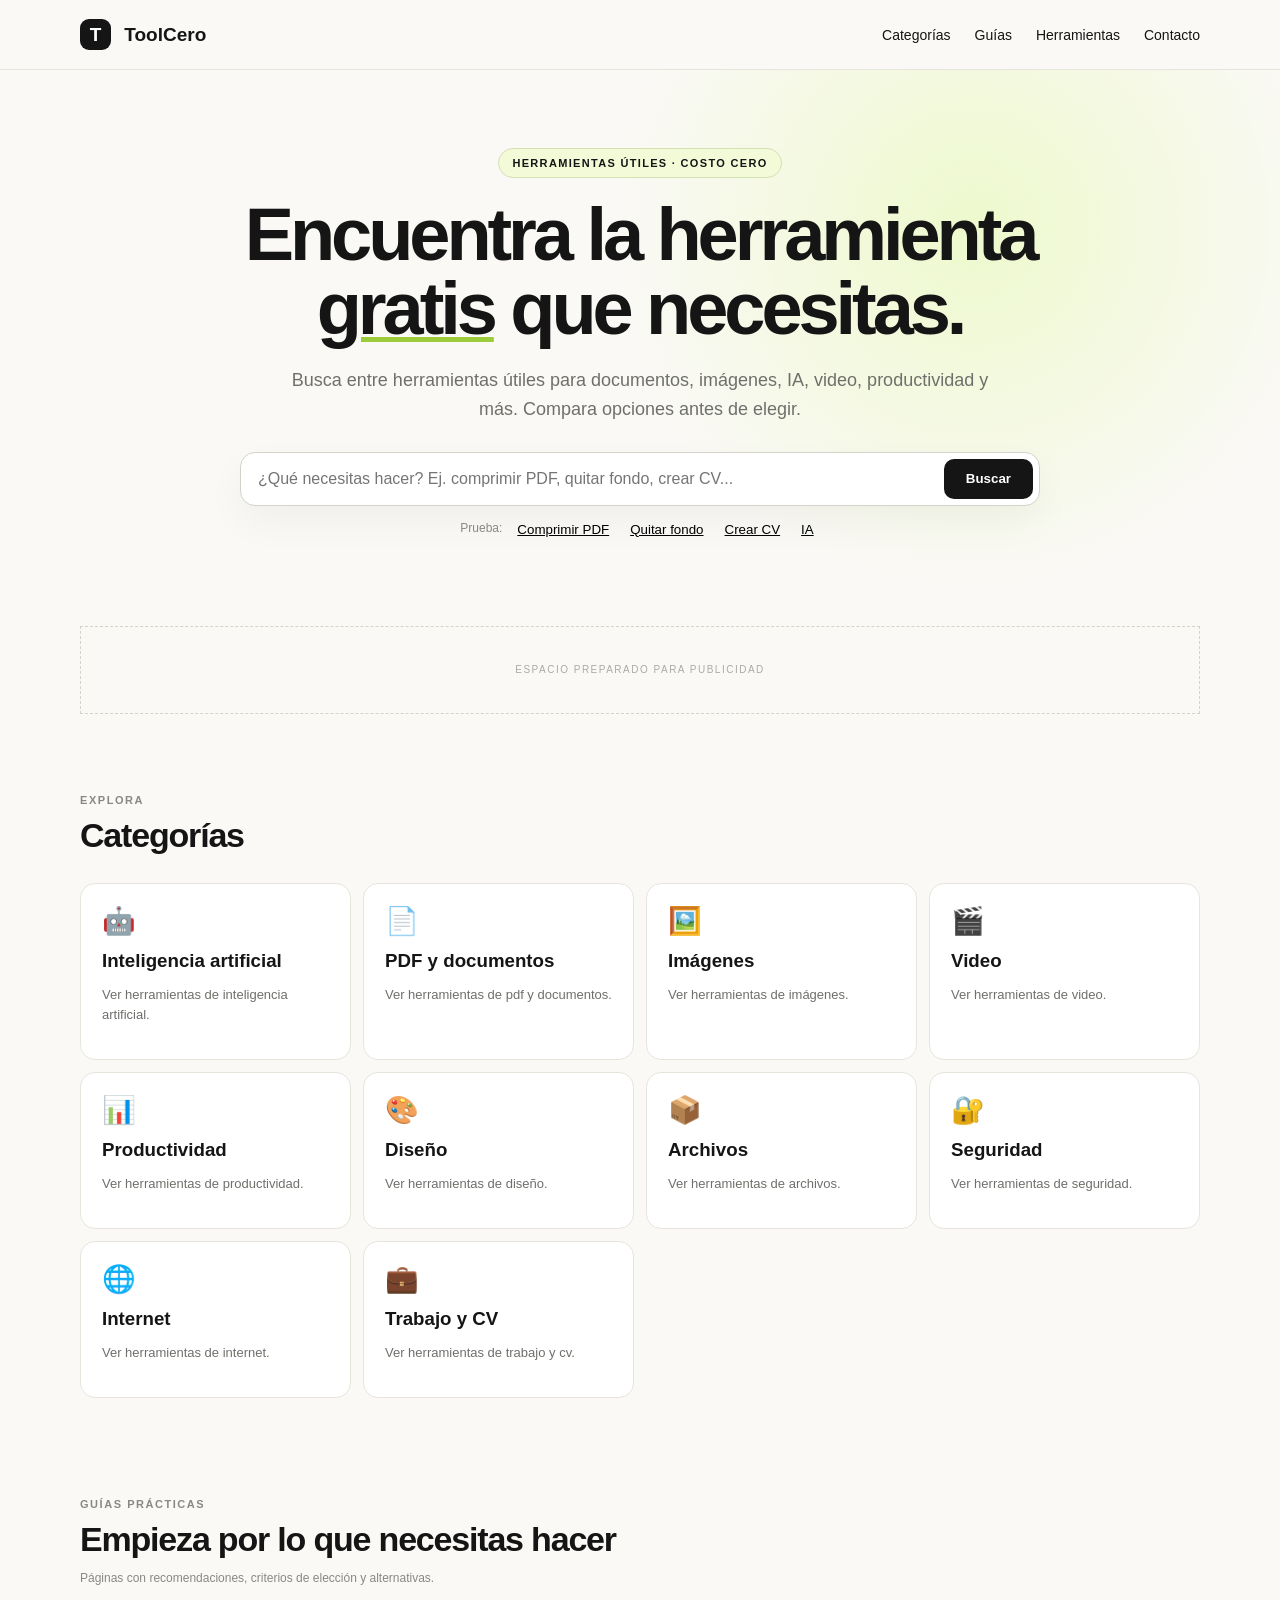
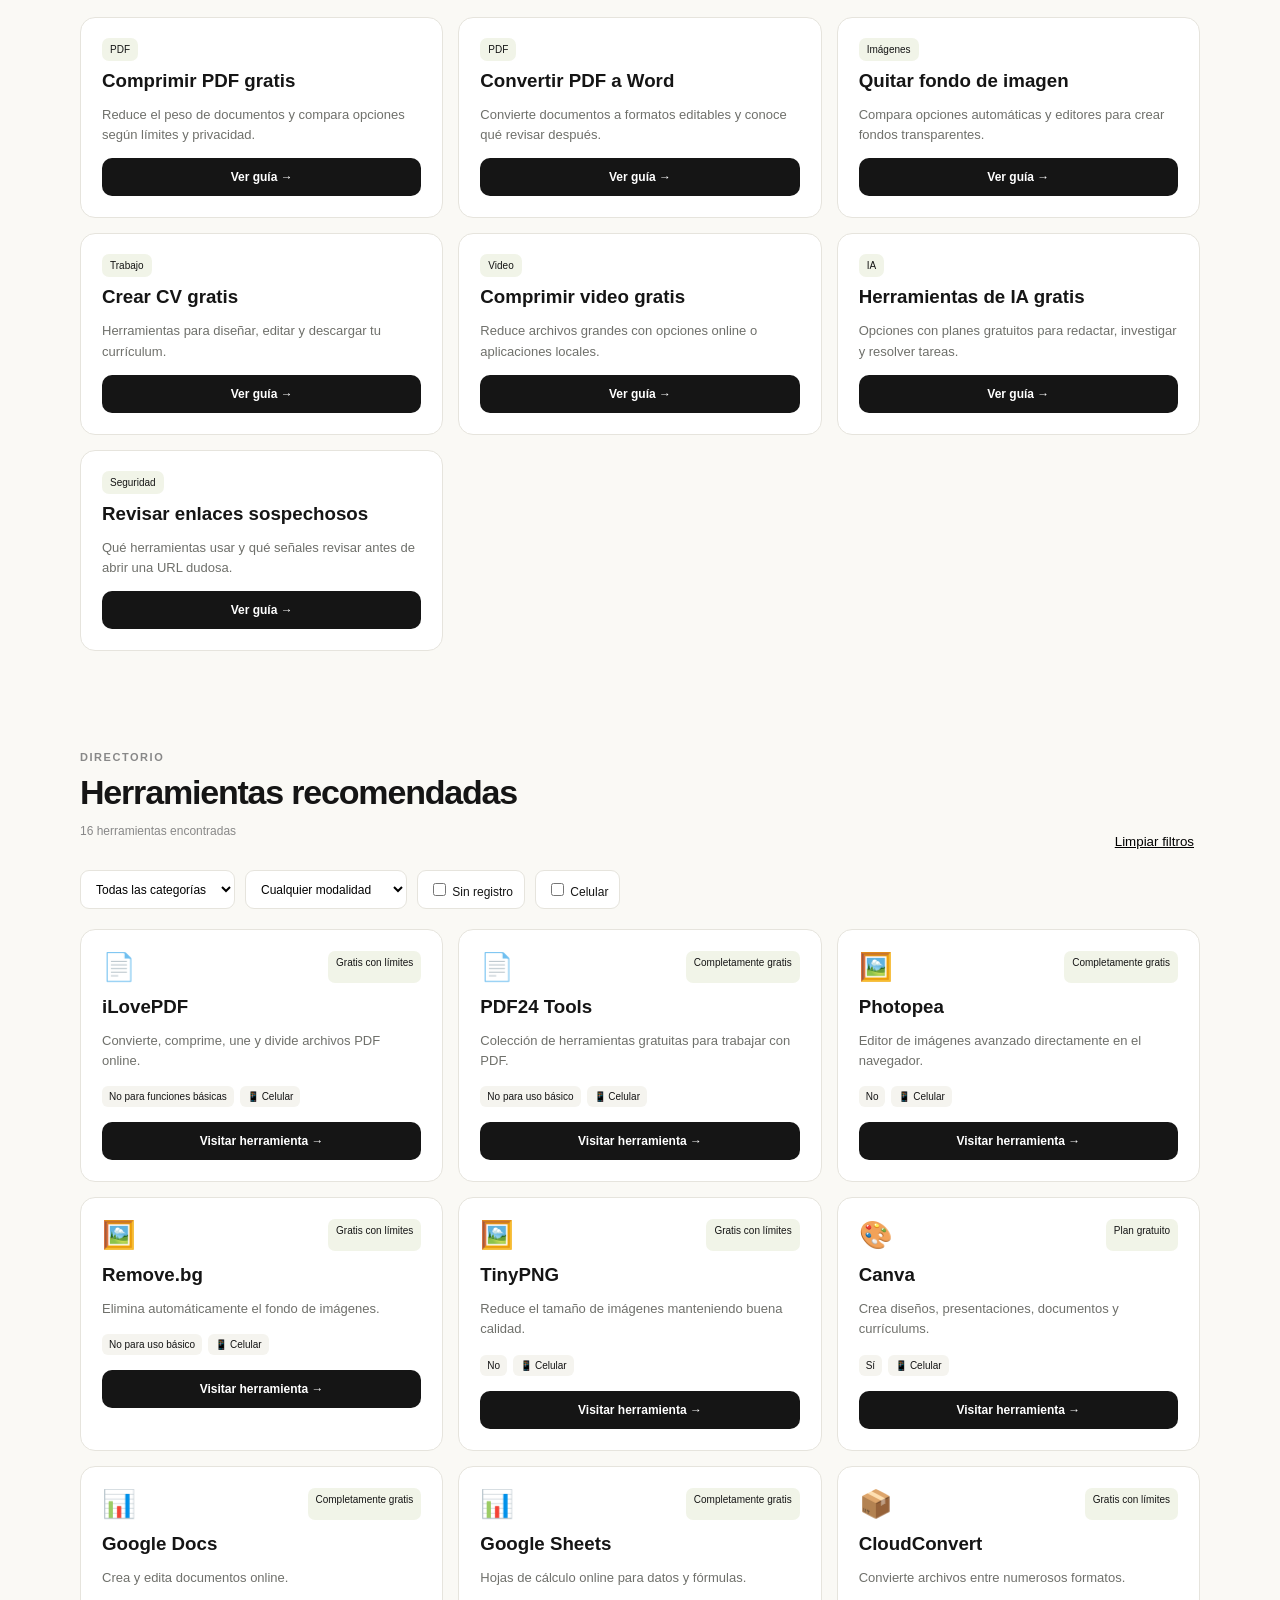
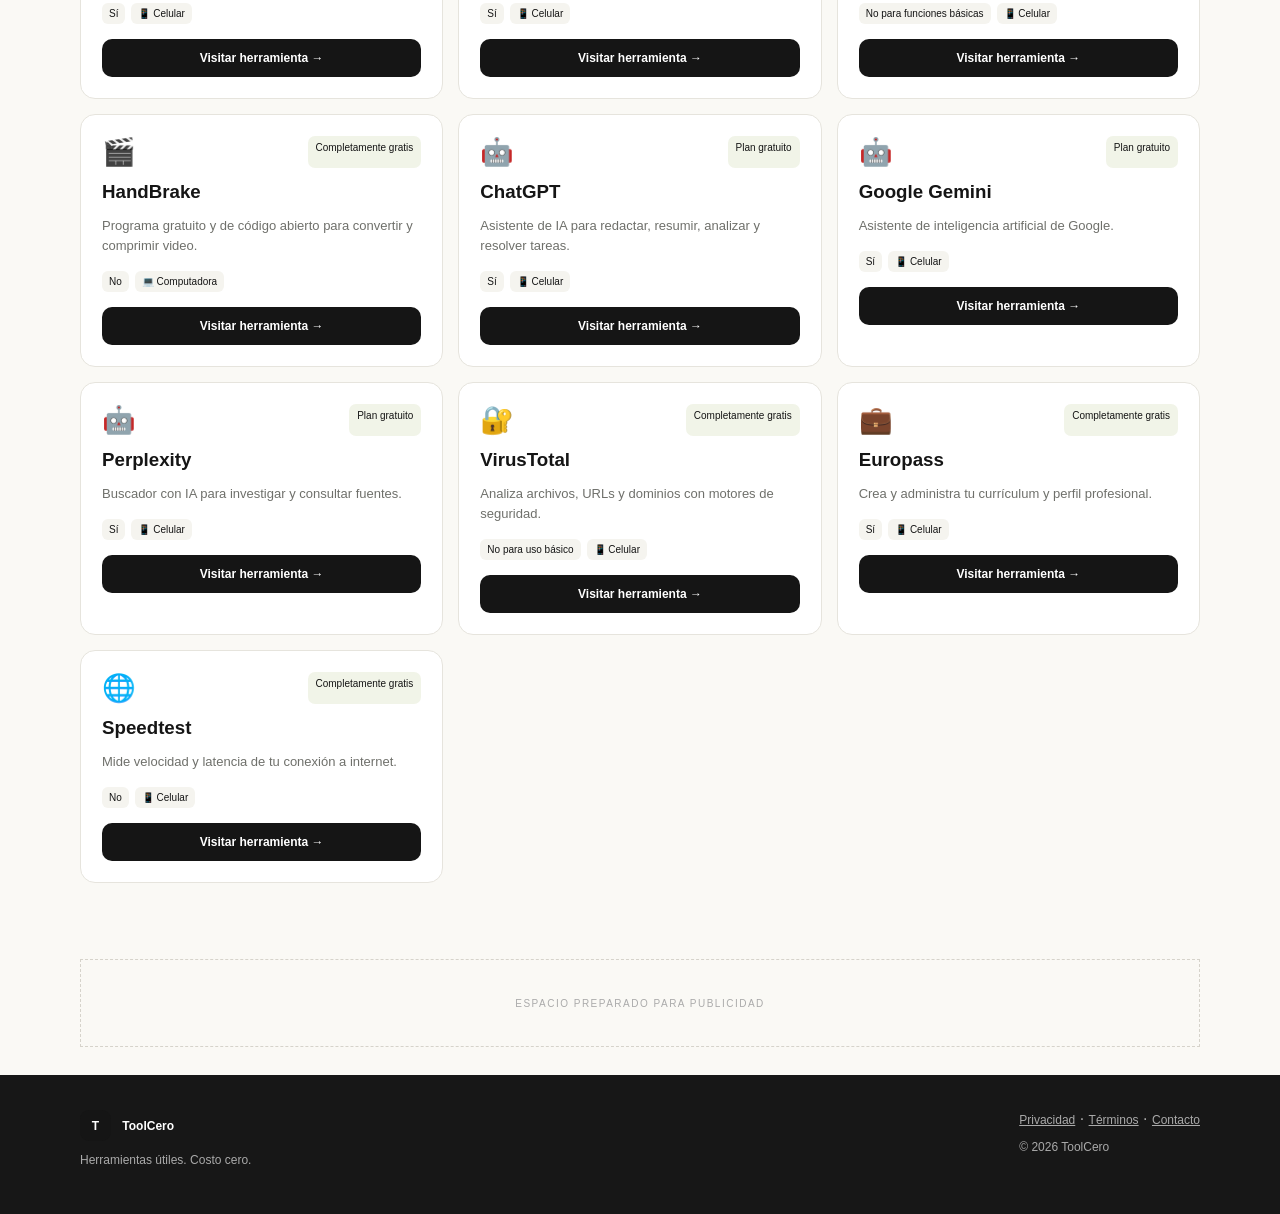
<file: index.html>
<!doctype html><html lang="es"><head><meta charset="utf-8"><meta name="viewport" content="width=device-width,initial-scale=1"><title>ToolCero — Herramientas útiles. Costo cero.</title><meta name="description" content="ToolCero te ayuda a buscar y comparar herramientas gratuitas para PDF, imágenes, IA, video, productividad, seguridad y tareas diarias."><link rel="canonical" href="https://adrianrenteria411-alt.github.io/"><link rel="stylesheet" href="styles.css"></head><body><header><div class="wrap nav"><a class="brand" href="/"><b>T</b> ToolCero</a><nav><a href="#categorias">Categorías</a><a href="#guias">Guías</a><a href="#resultados">Herramientas</a><a href="contacto.html">Contacto</a></nav></div></header><main><section class="hero"><div class="wrap"><span class="pill">HERRAMIENTAS ÚTILES · COSTO CERO</span><h1>Encuentra la herramienta <i>gratis</i> que necesitas.</h1><p>Busca entre herramientas útiles para documentos, imágenes, IA, video, productividad y más. Compara opciones antes de elegir.</p><div class="search"><input id="q" placeholder="¿Qué necesitas hacer? Ej. comprimir PDF, quitar fondo, crear CV..."><button id="go">Buscar</button></div><div class="quick"><span>Prueba:</span><button data-q="comprimir PDF">Comprimir PDF</button><button data-q="quitar fondo">Quitar fondo</button><button data-q="crear CV">Crear CV</button><button data-q="IA">IA</button></div></div></section><div class="wrap ad">ESPACIO PREPARADO PARA PUBLICIDAD</div><section id="categorias" class="wrap section"><div class="heading"><div><small>EXPLORA</small><h2>Categorías</h2></div></div><div id="cats" class="cats"></div></section><section id="guias" class="wrap section"><div class="heading"><div><small>GUÍAS PRÁCTICAS</small><h2>Empieza por lo que necesitas hacer</h2><p>Páginas con recomendaciones, criterios de elección y alternativas.</p></div></div><div class="grid"><article class="card"><span class="status">PDF</span><h3>Comprimir PDF gratis</h3><p>Reduce el peso de documentos y compara opciones según límites y privacidad.</p><a class="visit" href="herramientas/comprimir-pdf/">Ver guía →</a></article><article class="card"><span class="status">PDF</span><h3>Convertir PDF a Word</h3><p>Convierte documentos a formatos editables y conoce qué revisar después.</p><a class="visit" href="herramientas/convertir-pdf-word/">Ver guía →</a></article><article class="card"><span class="status">Imágenes</span><h3>Quitar fondo de imagen</h3><p>Compara opciones automáticas y editores para crear fondos transparentes.</p><a class="visit" href="herramientas/quitar-fondo-imagen/">Ver guía →</a></article><article class="card"><span class="status">Trabajo</span><h3>Crear CV gratis</h3><p>Herramientas para diseñar, editar y descargar tu currículum.</p><a class="visit" href="herramientas/crear-cv-gratis/">Ver guía →</a></article><article class="card"><span class="status">Video</span><h3>Comprimir video gratis</h3><p>Reduce archivos grandes con opciones online o aplicaciones locales.</p><a class="visit" href="herramientas/comprimir-video/">Ver guía →</a></article><article class="card"><span class="status">IA</span><h3>Herramientas de IA gratis</h3><p>Opciones con planes gratuitos para redactar, investigar y resolver tareas.</p><a class="visit" href="herramientas/herramientas-ia-gratis/">Ver guía →</a></article><article class="card"><span class="status">Seguridad</span><h3>Revisar enlaces sospechosos</h3><p>Qué herramientas usar y qué señales revisar antes de abrir una URL dudosa.</p><a class="visit" href="herramientas/revisar-enlaces-sospechosos/">Ver guía →</a></article></div></section><section id="resultados" class="wrap section"><div class="heading"><div><small>DIRECTORIO</small><h2 id="resultTitle">Herramientas recomendadas</h2><p id="count"></p></div><button id="clear" class="clear">Limpiar filtros</button></div><div class="filters"><select id="catFilter"><option value="">Todas las categorías</option></select><select id="statusFilter"><option value="">Cualquier modalidad</option><option>Completamente gratis</option><option>Gratis con límites</option><option>Plan gratuito</option></select><label><input type="checkbox" id="noReg"> Sin registro</label><label><input type="checkbox" id="mobile"> Celular</label></div><div id="tools" class="grid"></div></section><div class="wrap ad">ESPACIO PREPARADO PARA PUBLICIDAD</div></main><footer><div class="wrap foot"><div><a class="brand" href="/"><b>T</b> ToolCero</a><p>Herramientas útiles. Costo cero.</p></div><div><a href="privacidad.html">Privacidad</a> · <a href="terminos.html">Términos</a> · <a href="contacto.html">Contacto</a><p>© 2026 ToolCero</p></div></div></footer><script src="app.js"></script></body></html>
</file>
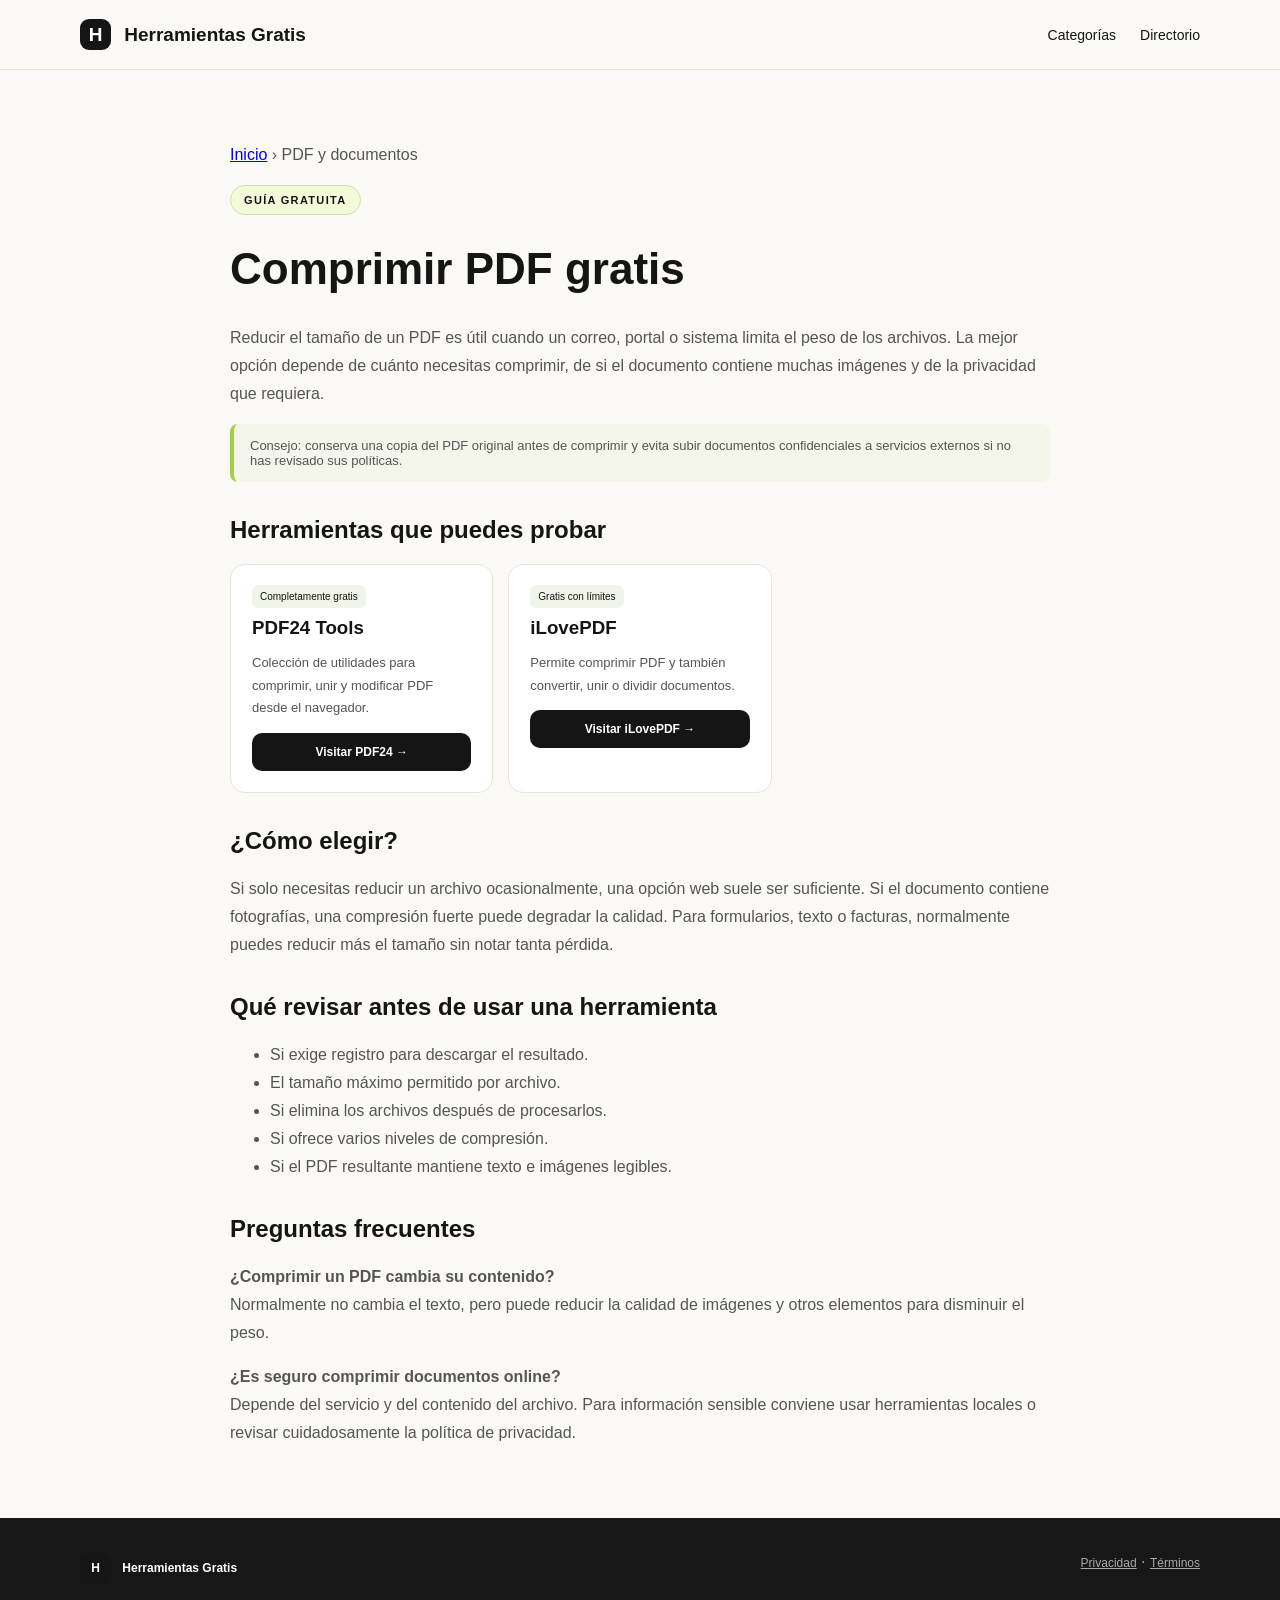
<file: herramientas/comprimir-pdf/index.html>
<!doctype html><html lang="es"><head><meta charset="utf-8"><meta name="viewport" content="width=device-width,initial-scale=1"><title>Comprimir PDF gratis: opciones online y sin instalar — Herramientas Gratis</title><meta name="description" content="Compara herramientas para comprimir PDF gratis, reducir el tamaño de tus documentos y elegir según privacidad, registro y facilidad de uso."><link rel="canonical" href="https://adrianrenteria411-alt.github.io/herramientas/comprimir-pdf/"><link rel="stylesheet" href="../../styles.css"></head><body><header><div class="wrap nav"><a class="brand" href="../../"><b>H</b> Herramientas Gratis</a><nav><a href="../../#categorias">Categorías</a><a href="../../#resultados">Directorio</a></nav></div></header><main class="wrap policy"><p><a href="../../">Inicio</a> › PDF y documentos</p><span class="pill">GUÍA GRATUITA</span><h1>Comprimir PDF gratis</h1><p>Reducir el tamaño de un PDF es útil cuando un correo, portal o sistema limita el peso de los archivos. La mejor opción depende de cuánto necesitas comprimir, de si el documento contiene muchas imágenes y de la privacidad que requiera.</p><div class="note">Consejo: conserva una copia del PDF original antes de comprimir y evita subir documentos confidenciales a servicios externos si no has revisado sus políticas.</div><h2>Herramientas que puedes probar</h2><div class="grid"><article class="card"><span class="status">Completamente gratis</span><h3>PDF24 Tools</h3><p>Colección de utilidades para comprimir, unir y modificar PDF desde el navegador.</p><a class="visit" href="https://tools.pdf24.org/" target="_blank" rel="noopener noreferrer">Visitar PDF24 →</a></article><article class="card"><span class="status">Gratis con límites</span><h3>iLovePDF</h3><p>Permite comprimir PDF y también convertir, unir o dividir documentos.</p><a class="visit" href="https://www.ilovepdf.com/" target="_blank" rel="noopener noreferrer">Visitar iLovePDF →</a></article></div><h2>¿Cómo elegir?</h2><p>Si solo necesitas reducir un archivo ocasionalmente, una opción web suele ser suficiente. Si el documento contiene fotografías, una compresión fuerte puede degradar la calidad. Para formularios, texto o facturas, normalmente puedes reducir más el tamaño sin notar tanta pérdida.</p><h2>Qué revisar antes de usar una herramienta</h2><ul><li>Si exige registro para descargar el resultado.</li><li>El tamaño máximo permitido por archivo.</li><li>Si elimina los archivos después de procesarlos.</li><li>Si ofrece varios niveles de compresión.</li><li>Si el PDF resultante mantiene texto e imágenes legibles.</li></ul><h2>Preguntas frecuentes</h2><p><strong>¿Comprimir un PDF cambia su contenido?</strong><br>Normalmente no cambia el texto, pero puede reducir la calidad de imágenes y otros elementos para disminuir el peso.</p><p><strong>¿Es seguro comprimir documentos online?</strong><br>Depende del servicio y del contenido del archivo. Para información sensible conviene usar herramientas locales o revisar cuidadosamente la política de privacidad.</p></main><footer><div class="wrap foot"><div><a class="brand" href="../../"><b>H</b> Herramientas Gratis</a></div><div><a href="../../privacidad.html">Privacidad</a> · <a href="../../terminos.html">Términos</a></div></div></footer></body></html>
</file>
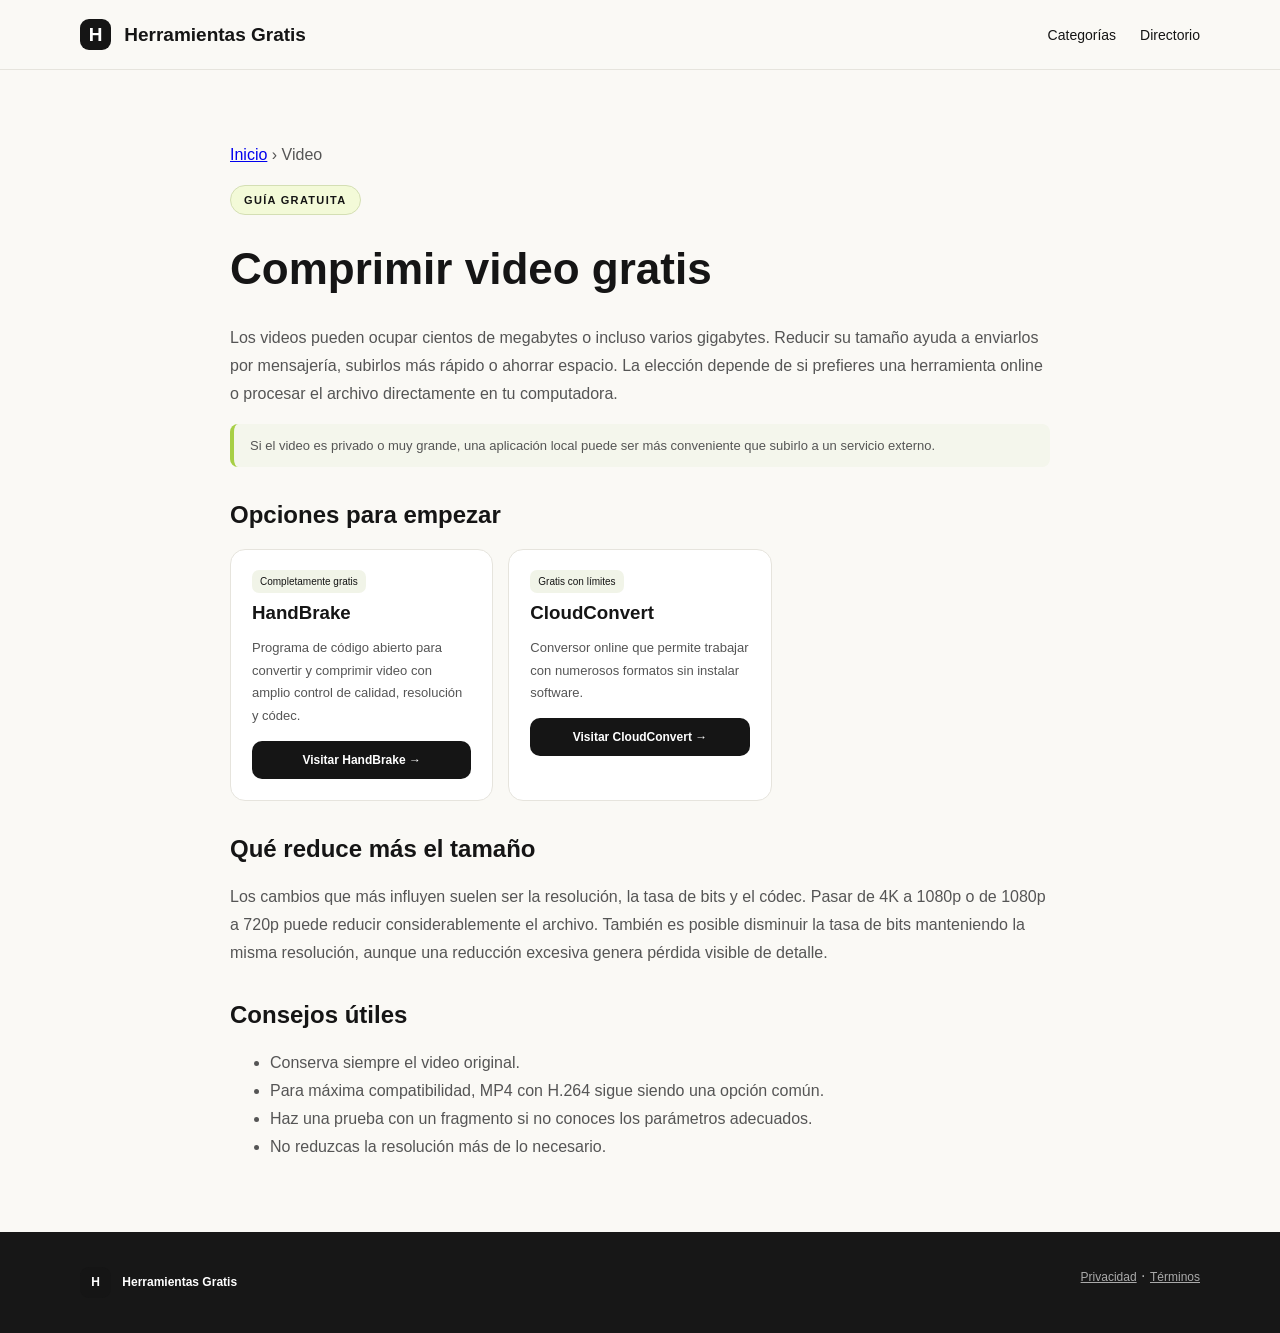
<file: herramientas/comprimir-video/index.html>
<!doctype html><html lang="es"><head><meta charset="utf-8"><meta name="viewport" content="width=device-width,initial-scale=1"><title>Comprimir video gratis: reducir MP4 y otros formatos — Herramientas Gratis</title><meta name="description" content="Compara herramientas gratuitas para comprimir videos, reducir su tamaño y elegir entre opciones online o programas locales."><link rel="canonical" href="https://adrianrenteria411-alt.github.io/herramientas/comprimir-video/"><link rel="stylesheet" href="../../styles.css"></head><body><header><div class="wrap nav"><a class="brand" href="../../"><b>H</b> Herramientas Gratis</a><nav><a href="../../#categorias">Categorías</a><a href="../../#resultados">Directorio</a></nav></div></header><main class="wrap policy"><p><a href="../../">Inicio</a> › Video</p><span class="pill">GUÍA GRATUITA</span><h1>Comprimir video gratis</h1><p>Los videos pueden ocupar cientos de megabytes o incluso varios gigabytes. Reducir su tamaño ayuda a enviarlos por mensajería, subirlos más rápido o ahorrar espacio. La elección depende de si prefieres una herramienta online o procesar el archivo directamente en tu computadora.</p><div class="note">Si el video es privado o muy grande, una aplicación local puede ser más conveniente que subirlo a un servicio externo.</div><h2>Opciones para empezar</h2><div class="grid"><article class="card"><span class="status">Completamente gratis</span><h3>HandBrake</h3><p>Programa de código abierto para convertir y comprimir video con amplio control de calidad, resolución y códec.</p><a class="visit" href="https://handbrake.fr/" target="_blank" rel="noopener noreferrer">Visitar HandBrake →</a></article><article class="card"><span class="status">Gratis con límites</span><h3>CloudConvert</h3><p>Conversor online que permite trabajar con numerosos formatos sin instalar software.</p><a class="visit" href="https://cloudconvert.com/" target="_blank" rel="noopener noreferrer">Visitar CloudConvert →</a></article></div><h2>Qué reduce más el tamaño</h2><p>Los cambios que más influyen suelen ser la resolución, la tasa de bits y el códec. Pasar de 4K a 1080p o de 1080p a 720p puede reducir considerablemente el archivo. También es posible disminuir la tasa de bits manteniendo la misma resolución, aunque una reducción excesiva genera pérdida visible de detalle.</p><h2>Consejos útiles</h2><ul><li>Conserva siempre el video original.</li><li>Para máxima compatibilidad, MP4 con H.264 sigue siendo una opción común.</li><li>Haz una prueba con un fragmento si no conoces los parámetros adecuados.</li><li>No reduzcas la resolución más de lo necesario.</li></ul></main><footer><div class="wrap foot"><div><a class="brand" href="../../"><b>H</b> Herramientas Gratis</a></div><div><a href="../../privacidad.html">Privacidad</a> · <a href="../../terminos.html">Términos</a></div></div></footer></body></html>
</file>
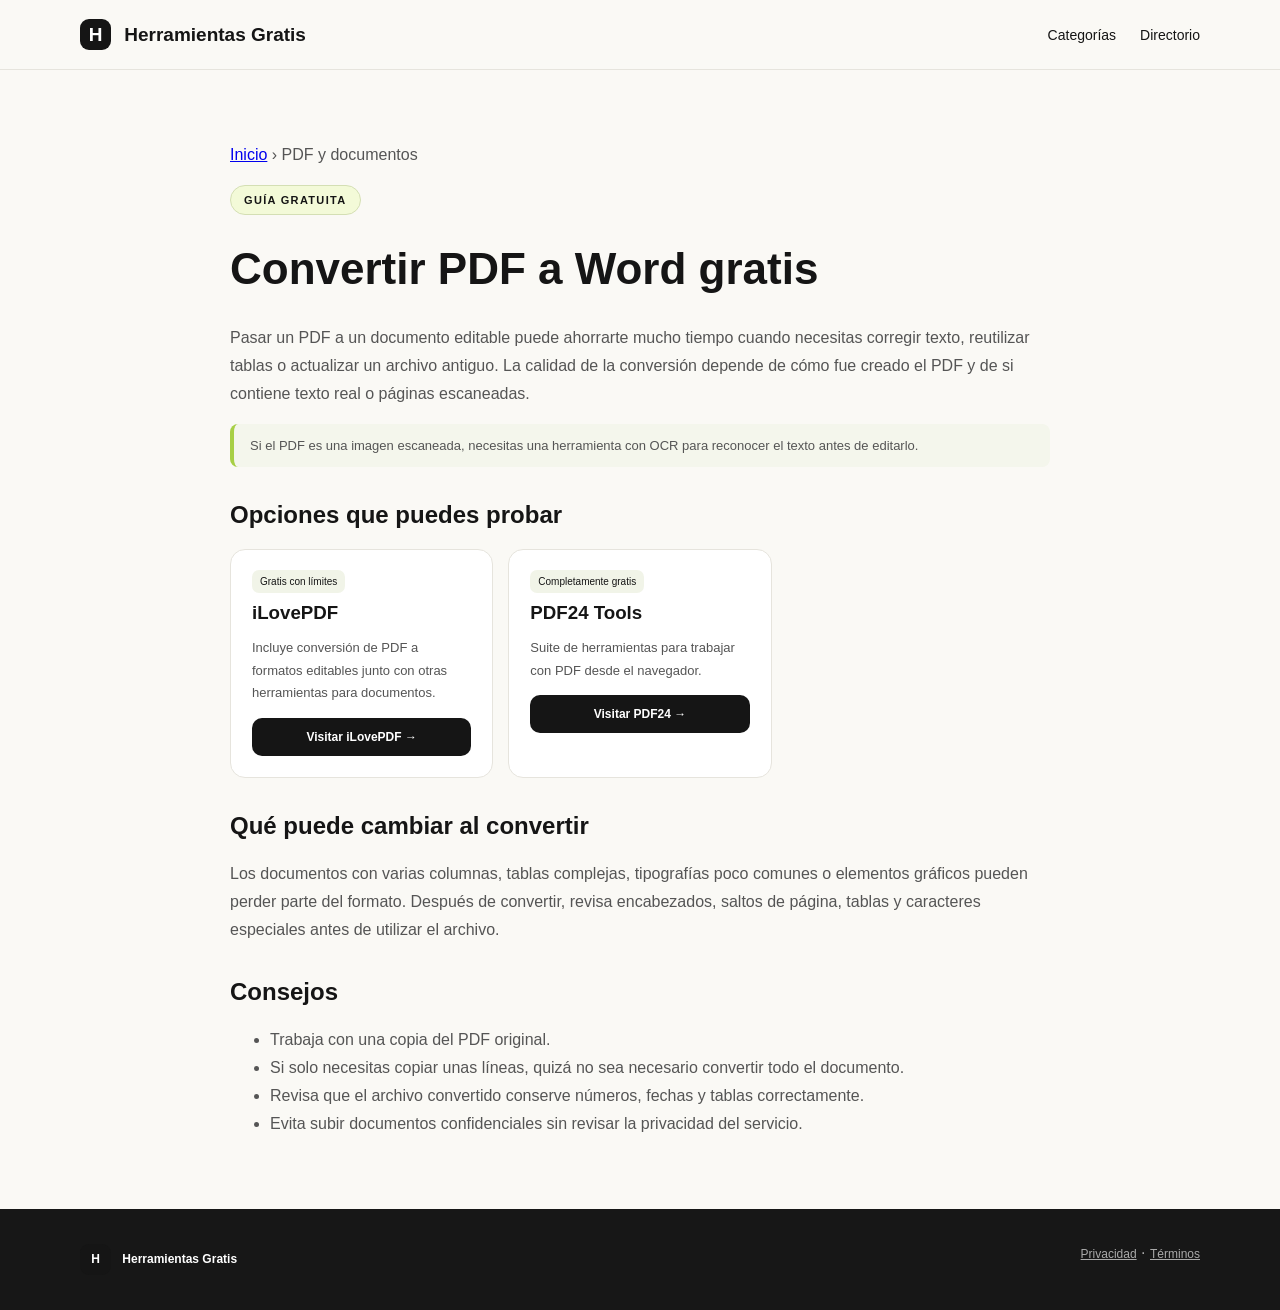
<file: herramientas/convertir-pdf-word/index.html>
<!doctype html><html lang="es"><head><meta charset="utf-8"><meta name="viewport" content="width=device-width,initial-scale=1"><title>Convertir PDF a Word gratis — Herramientas Gratis</title><meta name="description" content="Compara herramientas gratuitas para convertir PDF a Word y editar documentos sin empezar desde cero."><link rel="canonical" href="https://adrianrenteria411-alt.github.io/herramientas/convertir-pdf-word/"><link rel="stylesheet" href="../../styles.css"></head><body><header><div class="wrap nav"><a class="brand" href="../../"><b>H</b> Herramientas Gratis</a><nav><a href="../../#categorias">Categorías</a><a href="../../#resultados">Directorio</a></nav></div></header><main class="wrap policy"><p><a href="../../">Inicio</a> › PDF y documentos</p><span class="pill">GUÍA GRATUITA</span><h1>Convertir PDF a Word gratis</h1><p>Pasar un PDF a un documento editable puede ahorrarte mucho tiempo cuando necesitas corregir texto, reutilizar tablas o actualizar un archivo antiguo. La calidad de la conversión depende de cómo fue creado el PDF y de si contiene texto real o páginas escaneadas.</p><div class="note">Si el PDF es una imagen escaneada, necesitas una herramienta con OCR para reconocer el texto antes de editarlo.</div><h2>Opciones que puedes probar</h2><div class="grid"><article class="card"><span class="status">Gratis con límites</span><h3>iLovePDF</h3><p>Incluye conversión de PDF a formatos editables junto con otras herramientas para documentos.</p><a class="visit" href="https://www.ilovepdf.com/" target="_blank" rel="noopener noreferrer">Visitar iLovePDF →</a></article><article class="card"><span class="status">Completamente gratis</span><h3>PDF24 Tools</h3><p>Suite de herramientas para trabajar con PDF desde el navegador.</p><a class="visit" href="https://tools.pdf24.org/" target="_blank" rel="noopener noreferrer">Visitar PDF24 →</a></article></div><h2>Qué puede cambiar al convertir</h2><p>Los documentos con varias columnas, tablas complejas, tipografías poco comunes o elementos gráficos pueden perder parte del formato. Después de convertir, revisa encabezados, saltos de página, tablas y caracteres especiales antes de utilizar el archivo.</p><h2>Consejos</h2><ul><li>Trabaja con una copia del PDF original.</li><li>Si solo necesitas copiar unas líneas, quizá no sea necesario convertir todo el documento.</li><li>Revisa que el archivo convertido conserve números, fechas y tablas correctamente.</li><li>Evita subir documentos confidenciales sin revisar la privacidad del servicio.</li></ul></main><footer><div class="wrap foot"><div><a class="brand" href="../../"><b>H</b> Herramientas Gratis</a></div><div><a href="../../privacidad.html">Privacidad</a> · <a href="../../terminos.html">Términos</a></div></div></footer></body></html>
</file>
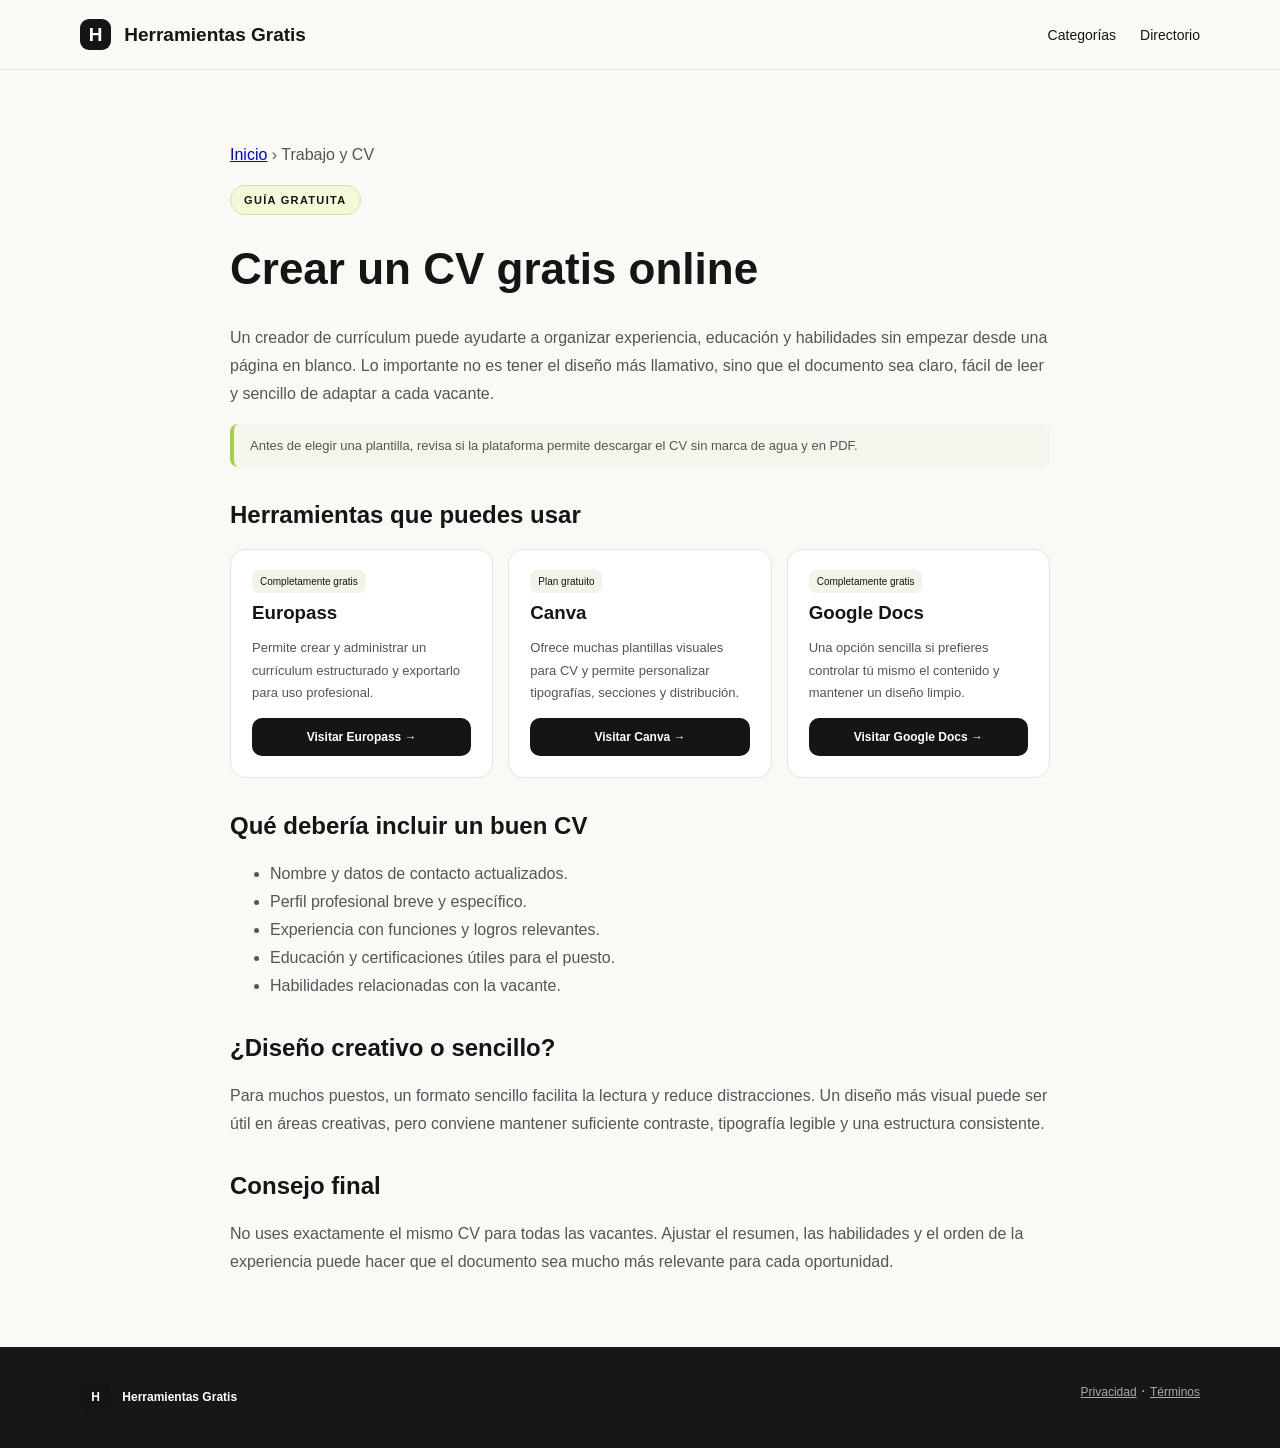
<file: herramientas/crear-cv-gratis/index.html>
<!doctype html><html lang="es"><head><meta charset="utf-8"><meta name="viewport" content="width=device-width,initial-scale=1"><title>Crear CV gratis online — Herramientas Gratis</title><meta name="description" content="Compara herramientas gratuitas para crear un CV, editarlo online y descargarlo en PDF sin complicarte."><link rel="canonical" href="https://adrianrenteria411-alt.github.io/herramientas/crear-cv-gratis/"><link rel="stylesheet" href="../../styles.css"></head><body><header><div class="wrap nav"><a class="brand" href="../../"><b>H</b> Herramientas Gratis</a><nav><a href="../../#categorias">Categorías</a><a href="../../#resultados">Directorio</a></nav></div></header><main class="wrap policy"><p><a href="../../">Inicio</a> › Trabajo y CV</p><span class="pill">GUÍA GRATUITA</span><h1>Crear un CV gratis online</h1><p>Un creador de currículum puede ayudarte a organizar experiencia, educación y habilidades sin empezar desde una página en blanco. Lo importante no es tener el diseño más llamativo, sino que el documento sea claro, fácil de leer y sencillo de adaptar a cada vacante.</p><div class="note">Antes de elegir una plantilla, revisa si la plataforma permite descargar el CV sin marca de agua y en PDF.</div><h2>Herramientas que puedes usar</h2><div class="grid"><article class="card"><span class="status">Completamente gratis</span><h3>Europass</h3><p>Permite crear y administrar un currículum estructurado y exportarlo para uso profesional.</p><a class="visit" href="https://europa.eu/europass/" target="_blank" rel="noopener noreferrer">Visitar Europass →</a></article><article class="card"><span class="status">Plan gratuito</span><h3>Canva</h3><p>Ofrece muchas plantillas visuales para CV y permite personalizar tipografías, secciones y distribución.</p><a class="visit" href="https://www.canva.com/" target="_blank" rel="noopener noreferrer">Visitar Canva →</a></article><article class="card"><span class="status">Completamente gratis</span><h3>Google Docs</h3><p>Una opción sencilla si prefieres controlar tú mismo el contenido y mantener un diseño limpio.</p><a class="visit" href="https://docs.google.com/" target="_blank" rel="noopener noreferrer">Visitar Google Docs →</a></article></div><h2>Qué debería incluir un buen CV</h2><ul><li>Nombre y datos de contacto actualizados.</li><li>Perfil profesional breve y específico.</li><li>Experiencia con funciones y logros relevantes.</li><li>Educación y certificaciones útiles para el puesto.</li><li>Habilidades relacionadas con la vacante.</li></ul><h2>¿Diseño creativo o sencillo?</h2><p>Para muchos puestos, un formato sencillo facilita la lectura y reduce distracciones. Un diseño más visual puede ser útil en áreas creativas, pero conviene mantener suficiente contraste, tipografía legible y una estructura consistente.</p><h2>Consejo final</h2><p>No uses exactamente el mismo CV para todas las vacantes. Ajustar el resumen, las habilidades y el orden de la experiencia puede hacer que el documento sea mucho más relevante para cada oportunidad.</p></main><footer><div class="wrap foot"><div><a class="brand" href="../../"><b>H</b> Herramientas Gratis</a></div><div><a href="../../privacidad.html">Privacidad</a> · <a href="../../terminos.html">Términos</a></div></div></footer></body></html>
</file>
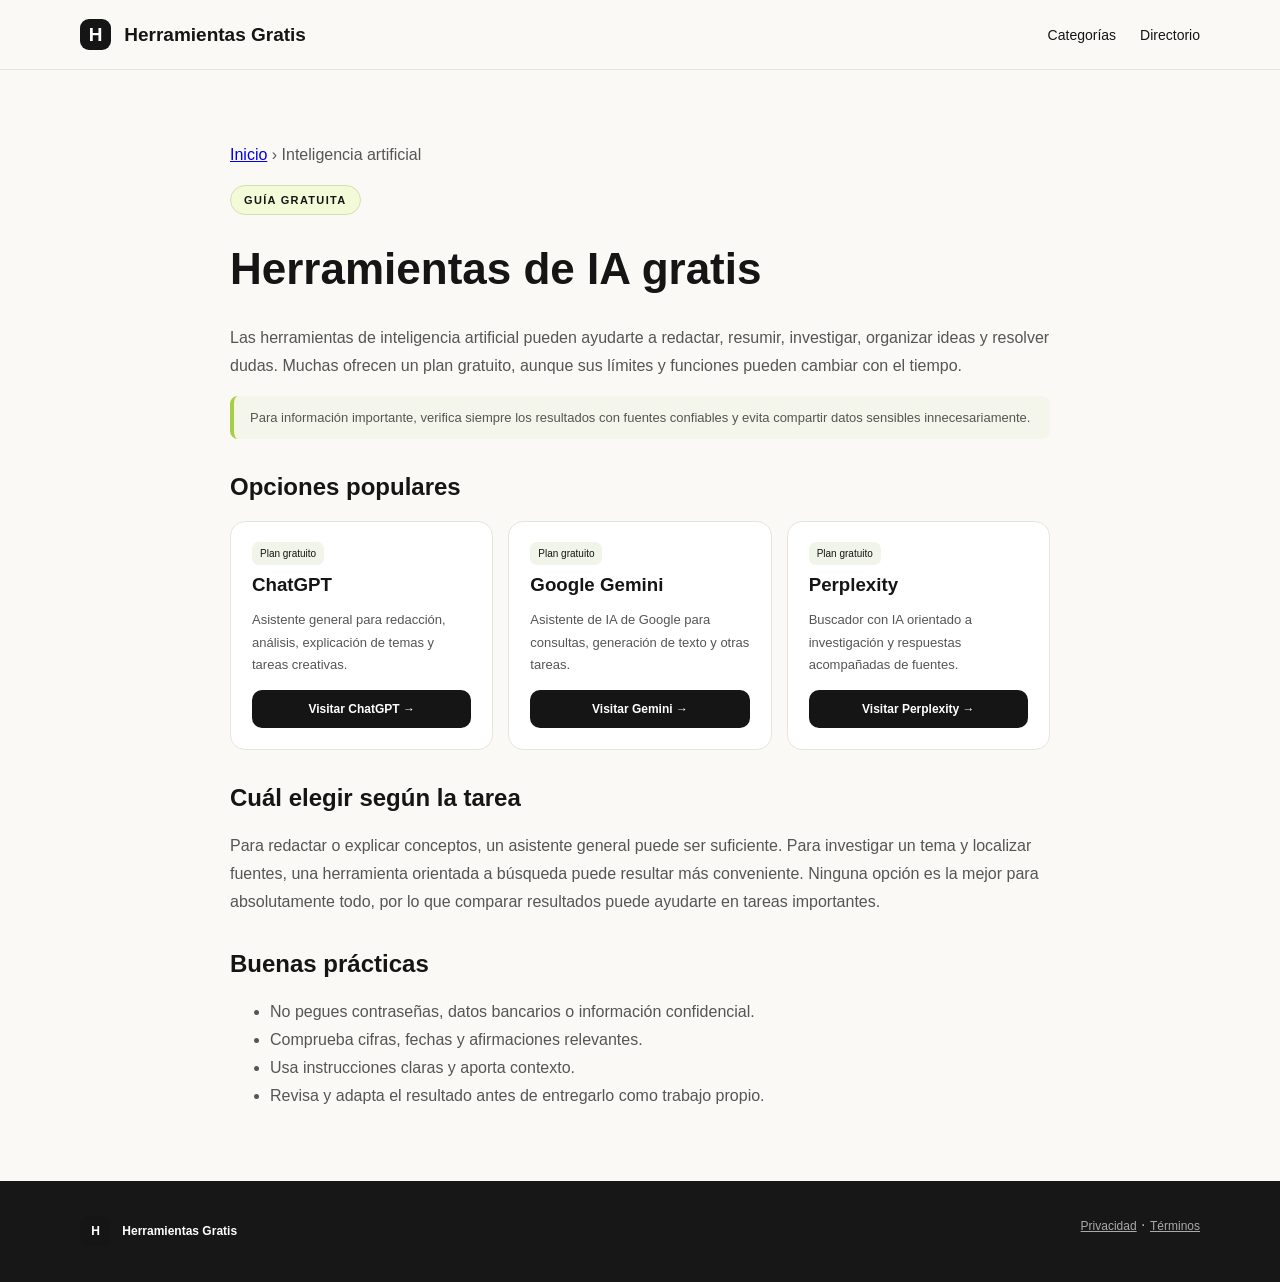
<file: herramientas/herramientas-ia-gratis/index.html>
<!doctype html><html lang="es"><head><meta charset="utf-8"><meta name="viewport" content="width=device-width,initial-scale=1"><title>Herramientas de IA gratis para tareas diarias — Herramientas Gratis</title><meta name="description" content="Compara herramientas de inteligencia artificial con plan gratuito para redactar, resumir, investigar y resolver tareas diarias."><link rel="canonical" href="https://adrianrenteria411-alt.github.io/herramientas/herramientas-ia-gratis/"><link rel="stylesheet" href="../../styles.css"></head><body><header><div class="wrap nav"><a class="brand" href="../../"><b>H</b> Herramientas Gratis</a><nav><a href="../../#categorias">Categorías</a><a href="../../#resultados">Directorio</a></nav></div></header><main class="wrap policy"><p><a href="../../">Inicio</a> › Inteligencia artificial</p><span class="pill">GUÍA GRATUITA</span><h1>Herramientas de IA gratis</h1><p>Las herramientas de inteligencia artificial pueden ayudarte a redactar, resumir, investigar, organizar ideas y resolver dudas. Muchas ofrecen un plan gratuito, aunque sus límites y funciones pueden cambiar con el tiempo.</p><div class="note">Para información importante, verifica siempre los resultados con fuentes confiables y evita compartir datos sensibles innecesariamente.</div><h2>Opciones populares</h2><div class="grid"><article class="card"><span class="status">Plan gratuito</span><h3>ChatGPT</h3><p>Asistente general para redacción, análisis, explicación de temas y tareas creativas.</p><a class="visit" href="https://chatgpt.com/" target="_blank" rel="noopener noreferrer">Visitar ChatGPT →</a></article><article class="card"><span class="status">Plan gratuito</span><h3>Google Gemini</h3><p>Asistente de IA de Google para consultas, generación de texto y otras tareas.</p><a class="visit" href="https://gemini.google.com/" target="_blank" rel="noopener noreferrer">Visitar Gemini →</a></article><article class="card"><span class="status">Plan gratuito</span><h3>Perplexity</h3><p>Buscador con IA orientado a investigación y respuestas acompañadas de fuentes.</p><a class="visit" href="https://www.perplexity.ai/" target="_blank" rel="noopener noreferrer">Visitar Perplexity →</a></article></div><h2>Cuál elegir según la tarea</h2><p>Para redactar o explicar conceptos, un asistente general puede ser suficiente. Para investigar un tema y localizar fuentes, una herramienta orientada a búsqueda puede resultar más conveniente. Ninguna opción es la mejor para absolutamente todo, por lo que comparar resultados puede ayudarte en tareas importantes.</p><h2>Buenas prácticas</h2><ul><li>No pegues contraseñas, datos bancarios o información confidencial.</li><li>Comprueba cifras, fechas y afirmaciones relevantes.</li><li>Usa instrucciones claras y aporta contexto.</li><li>Revisa y adapta el resultado antes de entregarlo como trabajo propio.</li></ul></main><footer><div class="wrap foot"><div><a class="brand" href="../../"><b>H</b> Herramientas Gratis</a></div><div><a href="../../privacidad.html">Privacidad</a> · <a href="../../terminos.html">Términos</a></div></div></footer></body></html>
</file>
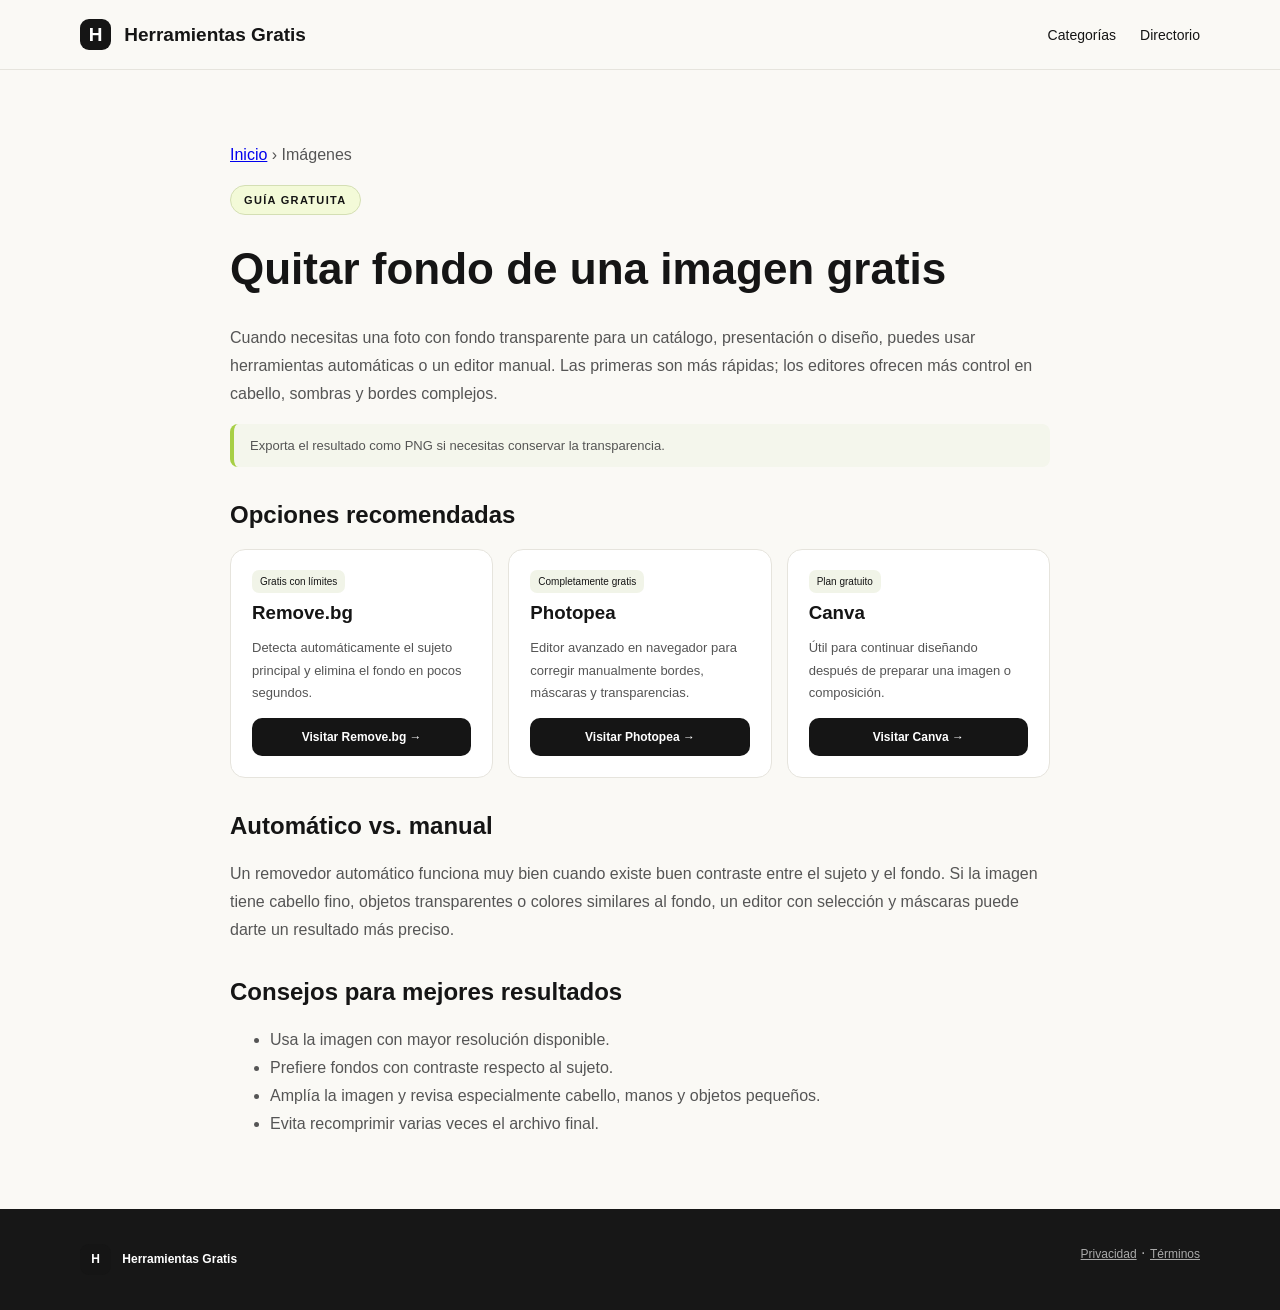
<file: herramientas/quitar-fondo-imagen/index.html>
<!doctype html><html lang="es"><head><meta charset="utf-8"><meta name="viewport" content="width=device-width,initial-scale=1"><title>Quitar fondo de una imagen gratis — Herramientas Gratis</title><meta name="description" content="Opciones gratuitas para quitar el fondo de una imagen, crear PNG transparente y editar bordes difíciles desde el navegador."><link rel="canonical" href="https://adrianrenteria411-alt.github.io/herramientas/quitar-fondo-imagen/"><link rel="stylesheet" href="../../styles.css"></head><body><header><div class="wrap nav"><a class="brand" href="../../"><b>H</b> Herramientas Gratis</a><nav><a href="../../#categorias">Categorías</a><a href="../../#resultados">Directorio</a></nav></div></header><main class="wrap policy"><p><a href="../../">Inicio</a> › Imágenes</p><span class="pill">GUÍA GRATUITA</span><h1>Quitar fondo de una imagen gratis</h1><p>Cuando necesitas una foto con fondo transparente para un catálogo, presentación o diseño, puedes usar herramientas automáticas o un editor manual. Las primeras son más rápidas; los editores ofrecen más control en cabello, sombras y bordes complejos.</p><div class="note">Exporta el resultado como PNG si necesitas conservar la transparencia.</div><h2>Opciones recomendadas</h2><div class="grid"><article class="card"><span class="status">Gratis con límites</span><h3>Remove.bg</h3><p>Detecta automáticamente el sujeto principal y elimina el fondo en pocos segundos.</p><a class="visit" href="https://www.remove.bg/" target="_blank" rel="noopener noreferrer">Visitar Remove.bg →</a></article><article class="card"><span class="status">Completamente gratis</span><h3>Photopea</h3><p>Editor avanzado en navegador para corregir manualmente bordes, máscaras y transparencias.</p><a class="visit" href="https://www.photopea.com/" target="_blank" rel="noopener noreferrer">Visitar Photopea →</a></article><article class="card"><span class="status">Plan gratuito</span><h3>Canva</h3><p>Útil para continuar diseñando después de preparar una imagen o composición.</p><a class="visit" href="https://www.canva.com/" target="_blank" rel="noopener noreferrer">Visitar Canva →</a></article></div><h2>Automático vs. manual</h2><p>Un removedor automático funciona muy bien cuando existe buen contraste entre el sujeto y el fondo. Si la imagen tiene cabello fino, objetos transparentes o colores similares al fondo, un editor con selección y máscaras puede darte un resultado más preciso.</p><h2>Consejos para mejores resultados</h2><ul><li>Usa la imagen con mayor resolución disponible.</li><li>Prefiere fondos con contraste respecto al sujeto.</li><li>Amplía la imagen y revisa especialmente cabello, manos y objetos pequeños.</li><li>Evita recomprimir varias veces el archivo final.</li></ul></main><footer><div class="wrap foot"><div><a class="brand" href="../../"><b>H</b> Herramientas Gratis</a></div><div><a href="../../privacidad.html">Privacidad</a> · <a href="../../terminos.html">Términos</a></div></div></footer></body></html>
</file>
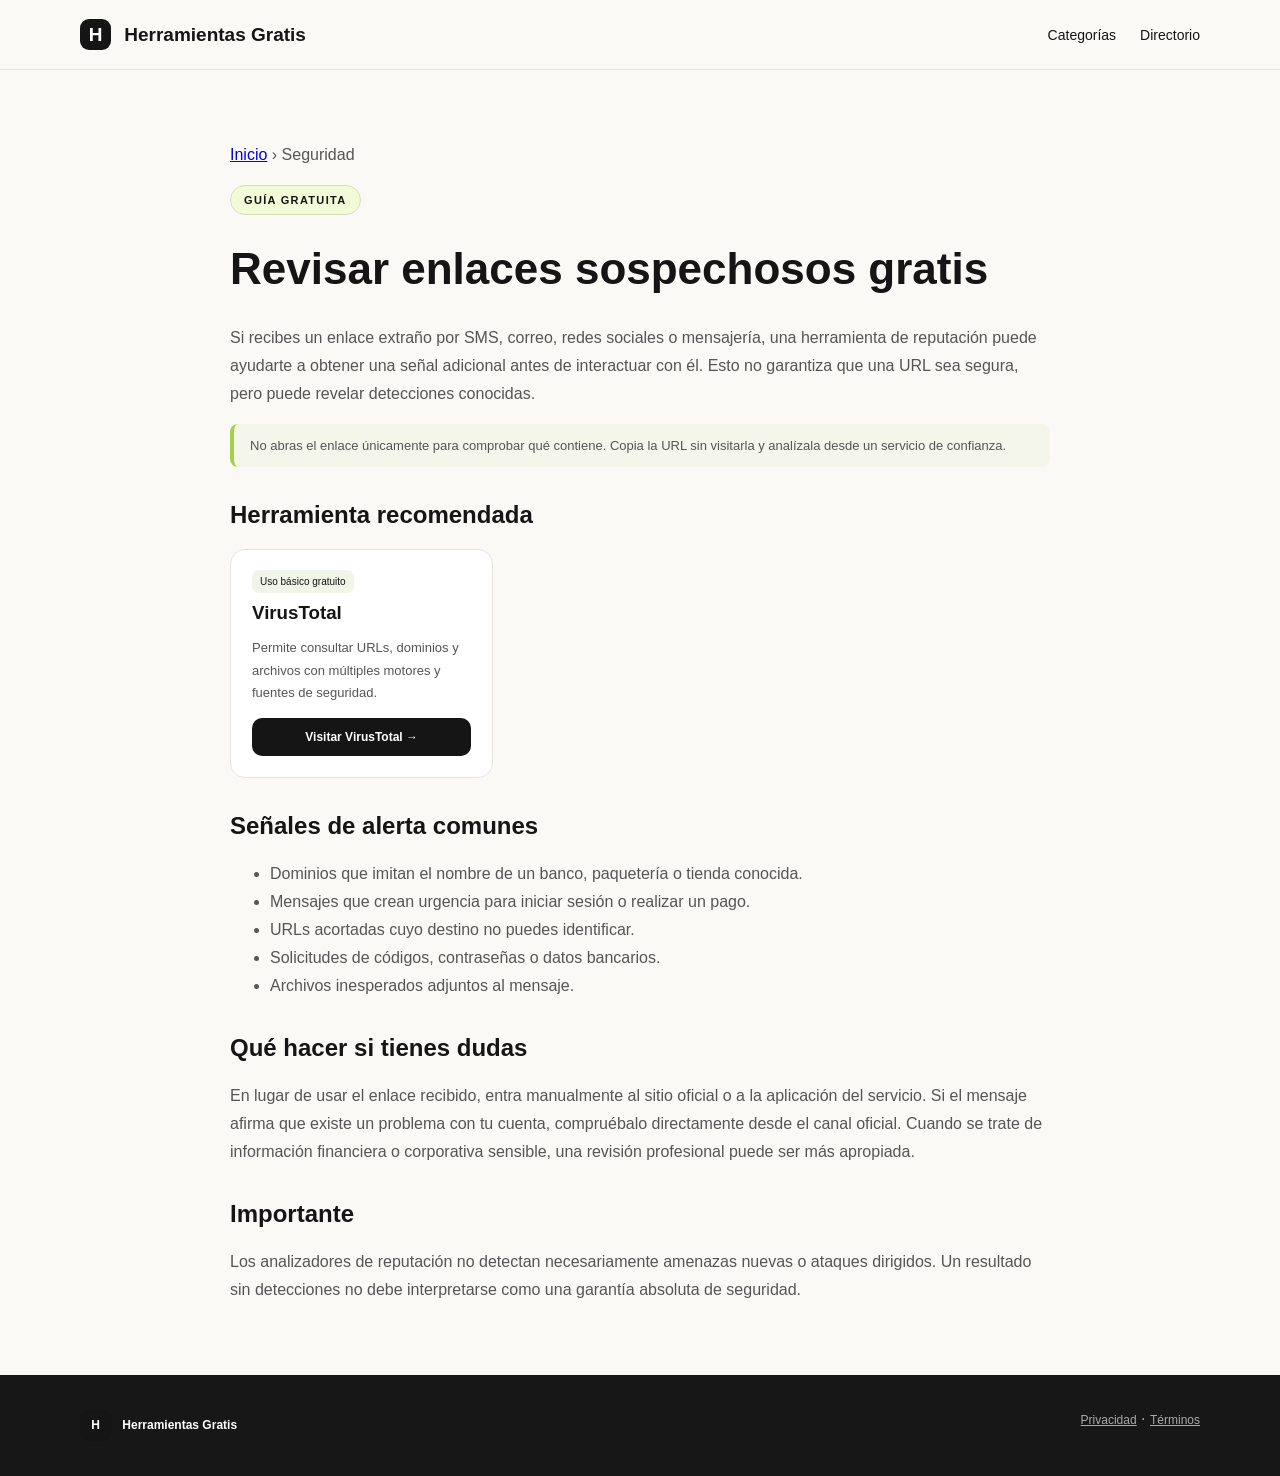
<file: herramientas/revisar-enlaces-sospechosos/index.html>
<!doctype html><html lang="es"><head><meta charset="utf-8"><meta name="viewport" content="width=device-width,initial-scale=1"><title>Revisar enlaces sospechosos gratis — Herramientas Gratis</title><meta name="description" content="Herramientas gratuitas para revisar enlaces, URLs y archivos sospechosos antes de abrirlos o descargarlos."><link rel="canonical" href="https://adrianrenteria411-alt.github.io/herramientas/revisar-enlaces-sospechosos/"><link rel="stylesheet" href="../../styles.css"></head><body><header><div class="wrap nav"><a class="brand" href="../../"><b>H</b> Herramientas Gratis</a><nav><a href="../../#categorias">Categorías</a><a href="../../#resultados">Directorio</a></nav></div></header><main class="wrap policy"><p><a href="../../">Inicio</a> › Seguridad</p><span class="pill">GUÍA GRATUITA</span><h1>Revisar enlaces sospechosos gratis</h1><p>Si recibes un enlace extraño por SMS, correo, redes sociales o mensajería, una herramienta de reputación puede ayudarte a obtener una señal adicional antes de interactuar con él. Esto no garantiza que una URL sea segura, pero puede revelar detecciones conocidas.</p><div class="note">No abras el enlace únicamente para comprobar qué contiene. Copia la URL sin visitarla y analízala desde un servicio de confianza.</div><h2>Herramienta recomendada</h2><div class="grid"><article class="card"><span class="status">Uso básico gratuito</span><h3>VirusTotal</h3><p>Permite consultar URLs, dominios y archivos con múltiples motores y fuentes de seguridad.</p><a class="visit" href="https://www.virustotal.com/" target="_blank" rel="noopener noreferrer">Visitar VirusTotal →</a></article></div><h2>Señales de alerta comunes</h2><ul><li>Dominios que imitan el nombre de un banco, paquetería o tienda conocida.</li><li>Mensajes que crean urgencia para iniciar sesión o realizar un pago.</li><li>URLs acortadas cuyo destino no puedes identificar.</li><li>Solicitudes de códigos, contraseñas o datos bancarios.</li><li>Archivos inesperados adjuntos al mensaje.</li></ul><h2>Qué hacer si tienes dudas</h2><p>En lugar de usar el enlace recibido, entra manualmente al sitio oficial o a la aplicación del servicio. Si el mensaje afirma que existe un problema con tu cuenta, compruébalo directamente desde el canal oficial. Cuando se trate de información financiera o corporativa sensible, una revisión profesional puede ser más apropiada.</p><h2>Importante</h2><p>Los analizadores de reputación no detectan necesariamente amenazas nuevas o ataques dirigidos. Un resultado sin detecciones no debe interpretarse como una garantía absoluta de seguridad.</p></main><footer><div class="wrap foot"><div><a class="brand" href="../../"><b>H</b> Herramientas Gratis</a></div><div><a href="../../privacidad.html">Privacidad</a> · <a href="../../terminos.html">Términos</a></div></div></footer></body></html>
</file>
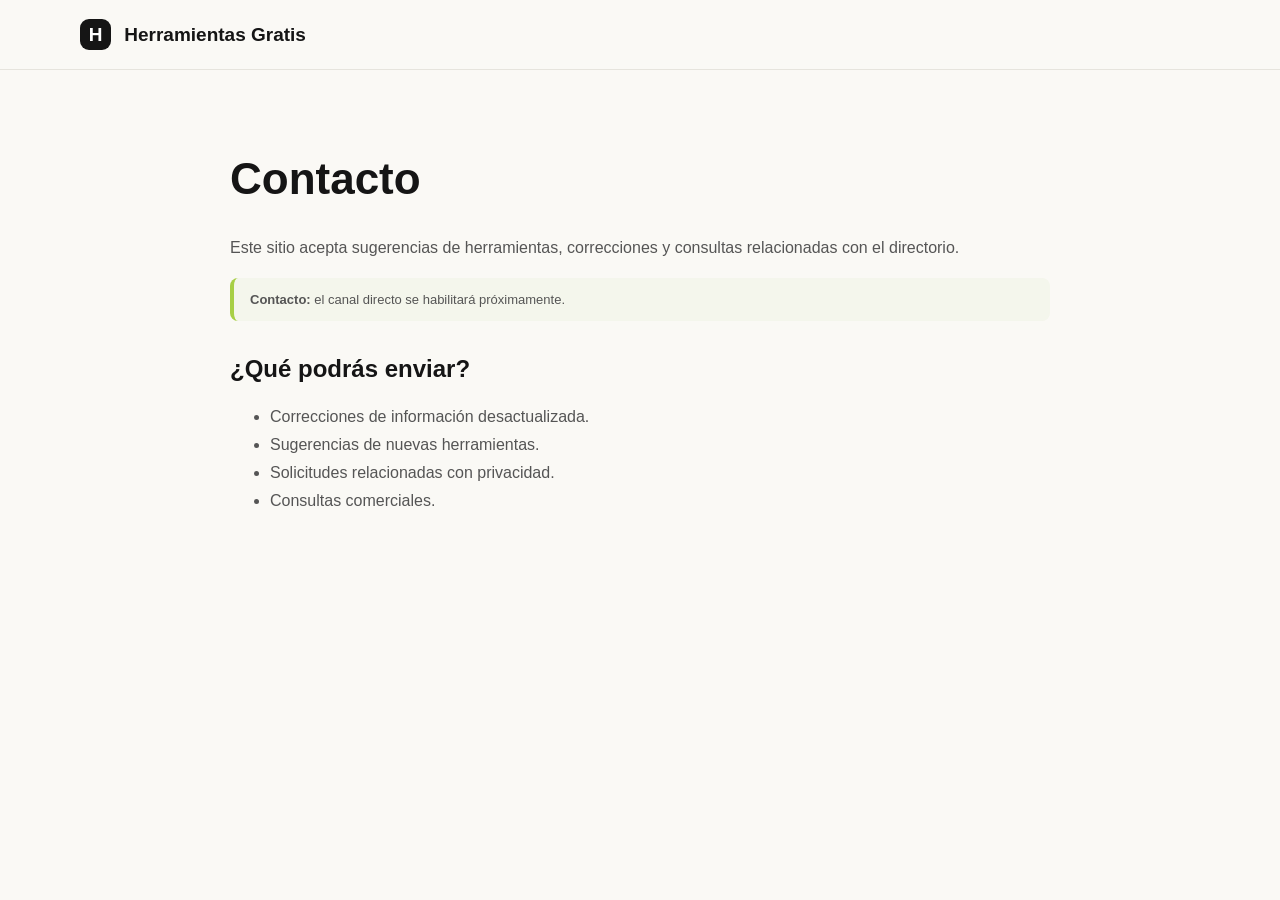
<file: contacto.html>
<!doctype html><html lang="es"><head><meta charset="utf-8"><meta name="viewport" content="width=device-width,initial-scale=1"><title>Contacto — Herramientas Gratis</title><link rel="stylesheet" href="styles.css"></head><body><header><div class="wrap nav"><a class="brand" href="/"><b>H</b> Herramientas Gratis</a></div></header><main class="wrap policy"><h1>Contacto</h1><p>Este sitio acepta sugerencias de herramientas, correcciones y consultas relacionadas con el directorio.</p><div class="note"><strong>Contacto:</strong> el canal directo se habilitará próximamente.</div><h2>¿Qué podrás enviar?</h2><ul><li>Correcciones de información desactualizada.</li><li>Sugerencias de nuevas herramientas.</li><li>Solicitudes relacionadas con privacidad.</li><li>Consultas comerciales.</li></ul></main></body></html>
</file>
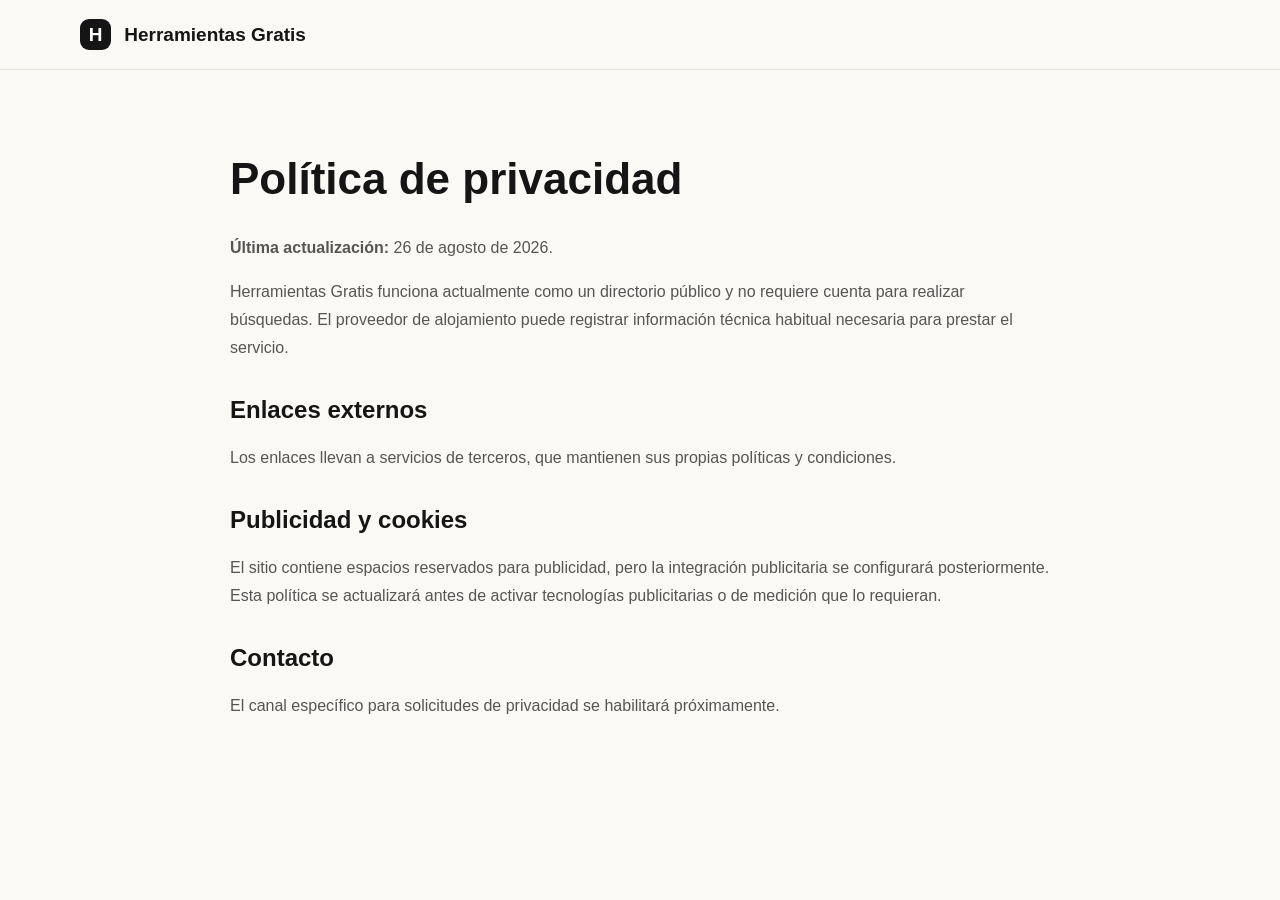
<file: privacidad.html>
<!doctype html><html lang="es"><head><meta charset="utf-8"><meta name="viewport" content="width=device-width,initial-scale=1"><title>Privacidad — Herramientas Gratis</title><link rel="stylesheet" href="styles.css"></head><body><header><div class="wrap nav"><a class="brand" href="/"><b>H</b> Herramientas Gratis</a></div></header><main class="wrap policy"><h1>Política de privacidad</h1><p><strong>Última actualización:</strong> 26 de agosto de 2026.</p><p>Herramientas Gratis funciona actualmente como un directorio público y no requiere cuenta para realizar búsquedas. El proveedor de alojamiento puede registrar información técnica habitual necesaria para prestar el servicio.</p><h2>Enlaces externos</h2><p>Los enlaces llevan a servicios de terceros, que mantienen sus propias políticas y condiciones.</p><h2>Publicidad y cookies</h2><p>El sitio contiene espacios reservados para publicidad, pero la integración publicitaria se configurará posteriormente. Esta política se actualizará antes de activar tecnologías publicitarias o de medición que lo requieran.</p><h2>Contacto</h2><p>El canal específico para solicitudes de privacidad se habilitará próximamente.</p></main></body></html>
</file>
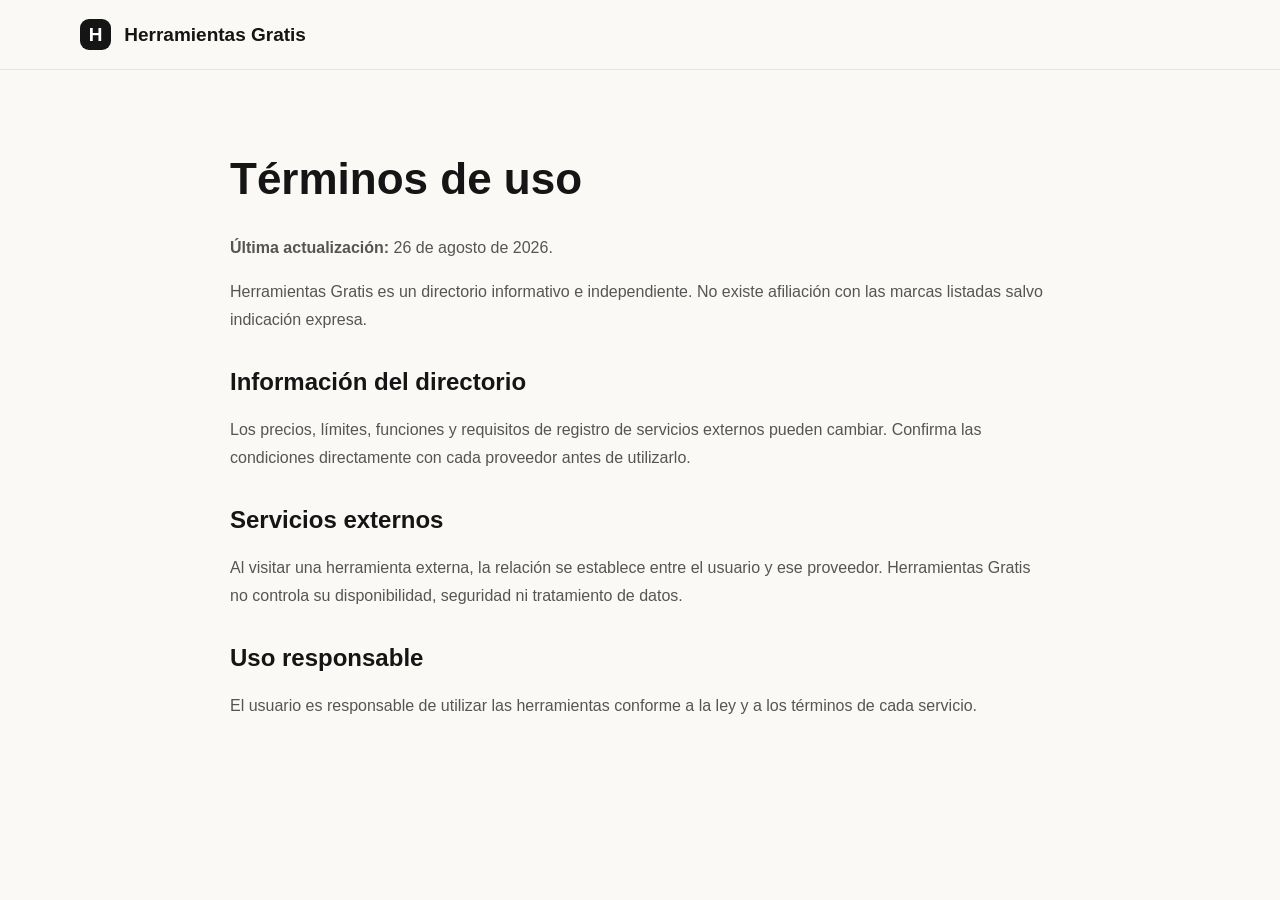
<file: terminos.html>
<!doctype html><html lang="es"><head><meta charset="utf-8"><meta name="viewport" content="width=device-width,initial-scale=1"><title>Términos — Herramientas Gratis</title><link rel="stylesheet" href="styles.css"></head><body><header><div class="wrap nav"><a class="brand" href="/"><b>H</b> Herramientas Gratis</a></div></header><main class="wrap policy"><h1>Términos de uso</h1><p><strong>Última actualización:</strong> 26 de agosto de 2026.</p><p>Herramientas Gratis es un directorio informativo e independiente. No existe afiliación con las marcas listadas salvo indicación expresa.</p><h2>Información del directorio</h2><p>Los precios, límites, funciones y requisitos de registro de servicios externos pueden cambiar. Confirma las condiciones directamente con cada proveedor antes de utilizarlo.</p><h2>Servicios externos</h2><p>Al visitar una herramienta externa, la relación se establece entre el usuario y ese proveedor. Herramientas Gratis no controla su disponibilidad, seguridad ni tratamiento de datos.</p><h2>Uso responsable</h2><p>El usuario es responsable de utilizar las herramientas conforme a la ley y a los términos de cada servicio.</p></main></body></html>
</file>
<file: styles.css>
:root{--ink:#151515;--muted:#6f706b;--paper:#faf9f5;--line:#e6e4dd;--lime:#b9e650}*{box-sizing:border-box}html{scroll-behavior:smooth}body{margin:0;background:var(--paper);color:var(--ink);font-family:Arial,Helvetica,sans-serif}.wrap{width:min(1120px,92%);margin:auto}header{height:70px;border-bottom:1px solid var(--line);position:sticky;top:0;background:#faf9f5ee;backdrop-filter:blur(12px);z-index:10}.nav{height:100%;display:flex;align-items:center;justify-content:space-between}.brand{font-weight:800;text-decoration:none;color:var(--ink);font-size:19px}.brand b{display:inline-grid;place-items:center;width:31px;height:31px;border-radius:9px;background:#151515;color:#fff;margin-right:8px}nav{display:flex;gap:24px}nav a{color:var(--ink);text-decoration:none;font-size:14px}.hero{padding:78px 0 60px;text-align:center;background:radial-gradient(circle at 76% 30%,#eef9cd,transparent 34%)}.pill{display:inline-block;border:1px solid #d4dfb4;background:#f3fad8;border-radius:99px;padding:8px 13px;font-size:11px;font-weight:800;letter-spacing:.12em}.hero h1{font-size:clamp(42px,7vw,74px);line-height:1;letter-spacing:-.055em;margin:20px auto;max-width:900px}.hero h1 i{font-style:normal;text-decoration:underline;text-decoration-color:#9dcc3a;text-decoration-thickness:5px}.hero p{font-size:18px;line-height:1.6;color:var(--muted);max-width:720px;margin:0 auto 28px}.search{display:flex;max-width:800px;margin:auto;background:#fff;border:1px solid #d4d2cb;border-radius:15px;padding:6px;box-shadow:0 16px 40px #0000000b}.search input{flex:1;border:0;outline:0;padding:11px;font-size:16px;min-width:0}.search button,.visit{border:0;border-radius:10px;background:var(--ink);color:#fff;font-weight:700;padding:12px 22px;cursor:pointer;text-decoration:none}.quick{display:flex;justify-content:center;gap:9px;flex-wrap:wrap;margin-top:15px;font-size:12px;color:#888}.quick button,.clear{background:none;border:0;text-decoration:underline;cursor:pointer}.ad{height:88px;border:1px dashed #d6d3cb;display:grid;place-items:center;color:#aaa;font-size:10px;letter-spacing:.15em;margin:28px auto}.section{padding:48px 0}.heading{display:flex;justify-content:space-between;align-items:end;margin-bottom:20px}.heading small{letter-spacing:.14em;font-size:11px;color:#888;font-weight:800}.heading h2{font-size:34px;letter-spacing:-.035em;margin:8px 0}.heading p{color:#888;font-size:12px}.cats{display:grid;grid-template-columns:repeat(4,1fr);gap:12px}.cat,.card{background:#fff;border:1px solid var(--line);border-radius:15px;padding:21px}.cat{cursor:pointer}.cat h3,.card h3{margin:13px 0 6px}.cat p,.card p{color:var(--muted);font-size:13px;line-height:1.55}.grid{display:grid;grid-template-columns:repeat(3,1fr);gap:15px}.top{display:flex;justify-content:space-between}.icon{font-size:27px}.status{font-size:10px;background:#f1f4e8;border-radius:7px;padding:6px 8px}.meta{display:flex;flex-wrap:wrap;gap:6px;margin:15px 0}.meta span{font-size:10px;background:#f5f4ef;padding:5px 7px;border-radius:6px}.visit{display:block;text-align:center;font-size:12px}.filters{display:flex;gap:10px;flex-wrap:wrap;margin-bottom:20px}.filters select,.filters label{background:#fff;border:1px solid var(--line);border-radius:9px;padding:9px 11px;font-size:12px}.policy{max-width:820px;padding:55px 0}.policy h1{font-size:44px}.policy h2{margin-top:34px}.policy p,.policy li{line-height:1.75;color:#555}.note{padding:14px 16px;background:#f4f6ec;border-left:4px solid #a7cf45;border-radius:8px;font-size:13px;color:#555}footer{background:#171717;color:#aaa;padding:35px 0}.foot{display:flex;justify-content:space-between}.foot .brand{color:#fff}.foot p,.foot a{font-size:12px;color:#aaa}@media(max-width:800px){nav{display:none}.cats{grid-template-columns:repeat(2,1fr)}.grid{grid-template-columns:1fr}.foot{display:block}.search button{padding:0 14px}}
</file>
